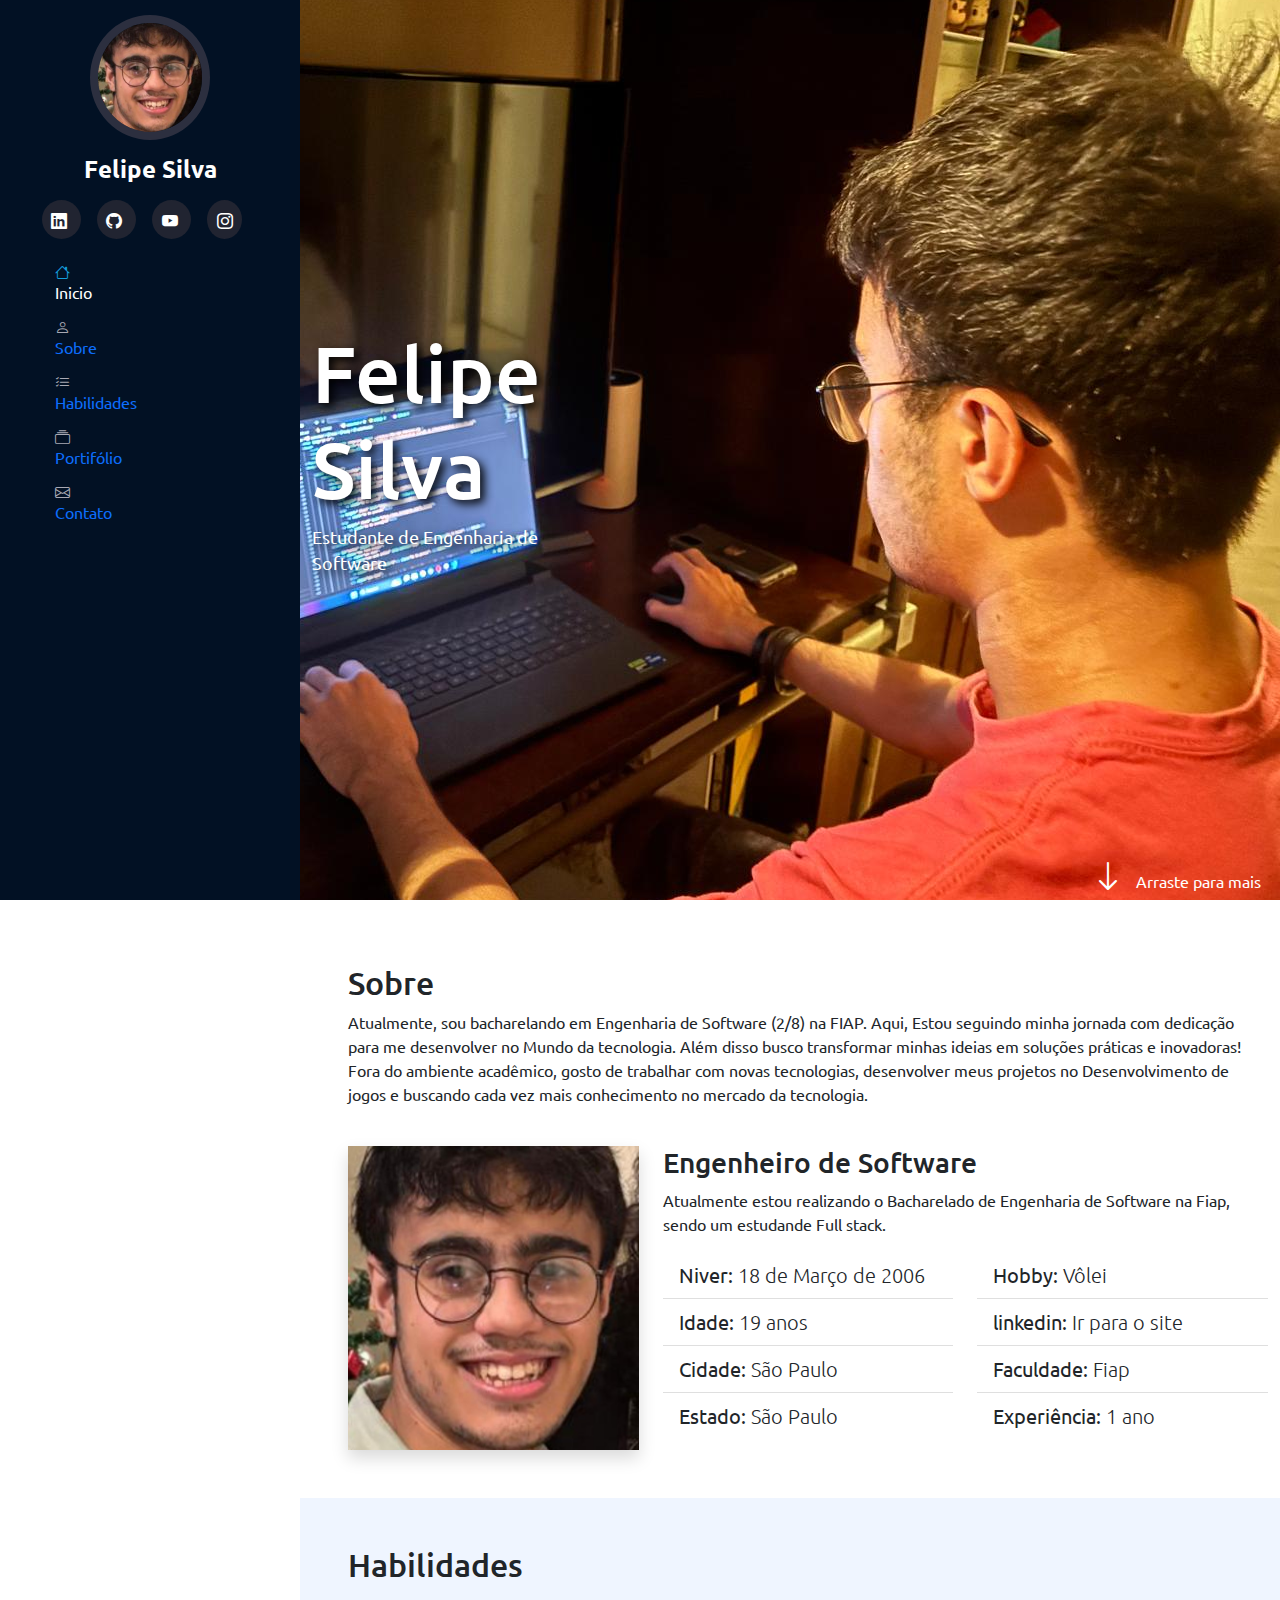
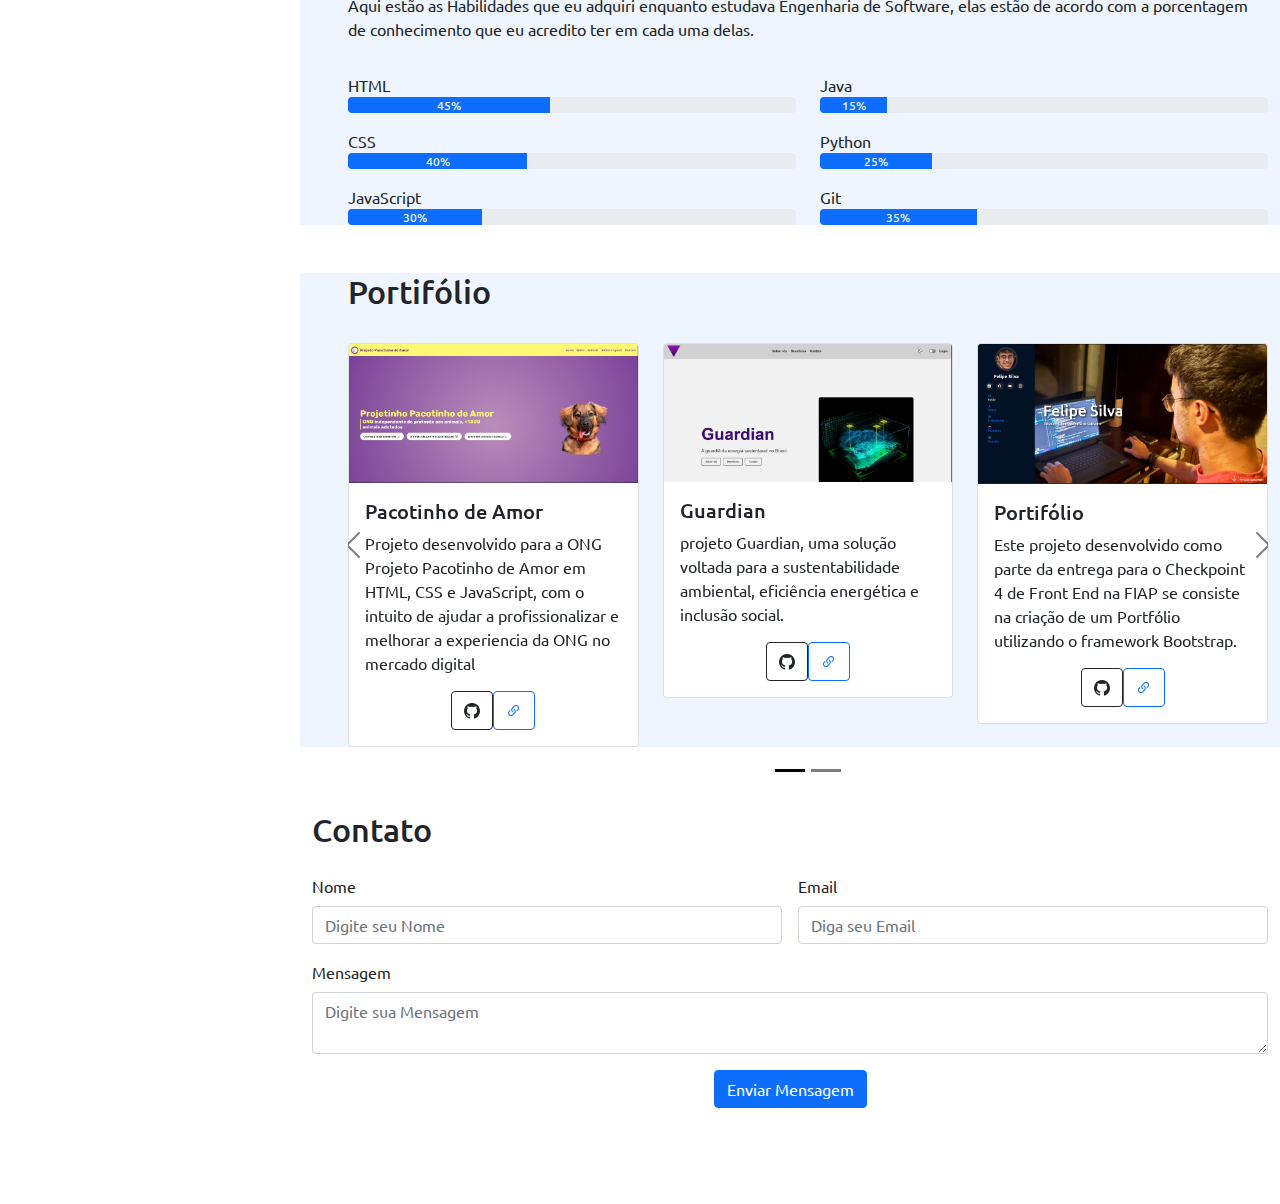
<file: index.html>
<!DOCTYPE html>
<html lang="pt-br">
<head>
    <meta charset="UTF-8">
    <meta name="viewport" content="width=device-width, initial-scale=1.0">
    <link rel="stylesheet" href="./static/bootstrap/css/bootstrap.css">
    <link rel="stylesheet" href="./static/style.css">
    <link rel="icon" type="image/png" href="./static/img/Logo-BwbOfAIN.svg">
    <link rel="stylesheet" href="https://cdn.jsdelivr.net/npm/bootstrap-icons@1.11.3/font/bootstrap-icons.min.css">
    <title> Felipe|Portifólio</title>
</head>
<body>
    
    <aside id='header'>
        <section class="profile">
            <img src="./static/img/perfil.jpeg" alt="Foto do Felipe">
            <h1>Felipe Silva</h1>
            <div class="social-links mt-4 text-center">
                <a target="_blank" href="https://linkedin.com/in/felipe-lima-13992a355">
                    <i class="bi bi-linkedin"></i>
                </a>
                <a target="_blank" href="https://github.com/Felps1803">
                    <i class="bi bi-github"></i>
                </a>
                <a target="_blank" href="https://youtube.com/@felipelima4116?si=KdCM2r0jcued0iH4">
                    <i class="bi bi-youtube"></i>
                </a>
                <a target="_blank" href="https://www.instagram.com/fe.lima0/">
                    <i class="bi bi-instagram"></i>
                </a>
            </div>
        </section>

        <nav id="navbar" class="nav-menu">
            <ul class="nav flex-column">
                <li class="nav-item">
                  <a class="nav-link active" aria-current="page" href="#Inicio"><i class="bi bi-house"></i>Inicio</a>
                </li>
                <li class="nav-item">
                  <a class="nav-link" href="#Sobre"><i class="bi bi-person"> </i>Sobre</a>
                </li>
                <li class="nav-item">
                  <a class="nav-link" href="#Habilidades"><i class="bi bi-list-check"> </i>Habilidades</a>
                </li>
                <li class="nav-item">
                    <a class="nav-link" href="#Portifólio"><i class="bi bi-collection"> </i>Portifólio</a>
                </li>
                <li class="nav-item">
                    <a class="nav-link" href="#Contato"><i class="bi bi-envelope"> </i>Contato</a>
                </li>
              </ul>
        </nav>
    </aside>

    <main id="main">

        <section id="Inicio" class="row m-0 p-0">
            <div class="col-md-5 d-flex justify-content-center align-items-center flex-column">
                <h2 class="text-white text-shadow">Felipe Silva</h2>
                <span id="subtitle" class="text-white text-shadow">Estudante de Engenharia de Software</span>
            </div>

            <div class="col-md-7 d-flex justify-content-end align-items-end">
                <div id="arraste" class="text align-items-center">
                    <i class="bi bi-arrow-down text-white pe-2 fs-2" aria-hidden="true"></i>
                    <a href="#Sobre">Arraste para mais</a> 
                </div>
                
            </div>

        </section>

        <section class="container-fluid mt-5 ps-5" id='Sobre'>  
            <div class="row w-100">
                <div class="col-md-12">
                    <h2 class='pt-3'>Sobre</h2>
                    <p>Atualmente, sou bacharelando em Engenharia de Software (2/8) na FIAP. Aqui, Estou seguindo minha jornada com dedicação para me desenvolver no Mundo da tecnologia.
                        Além disso busco transformar minhas ideias em soluções práticas e inovadoras! 
                        Fora do ambiente acadêmico, gosto de trabalhar com novas tecnologias, desenvolver meus projetos no Desenvolvimento de jogos e buscando cada vez mais conhecimento no mercado da tecnologia.</p>
                </div>
            </div>

            <div class="row mt-4">
                <div class="col-md-4">
                    <img class="img-fluid shadow" src="../static/img/perfil.jpeg" alt="Foto do Felipe">
                </div> 
                <div class="col-md-8">
                    <h3>Engenheiro de Software</h3>
                    <p>Atualmente estou realizando o Bacharelado de Engenharia de Software na Fiap, sendo um estudande Full stack.</p>

                    <div class="row">
                        <div class="col-md-6">
                            <ul class="list-group list-group-flush fs-5">
                                <li class="list-group-item">
                                    Niver: <span class="fw-lighter">18 de Março de 2006</span>
                                </li>
                                <li class="list-group-item">
                                    Idade: <span class="fw-lighter">19 anos</span>
                                </li>
                                <li class="list-group-item">
                                    Cidade: <span class="fw-lighter">São Paulo</span>
                                </li>
                                <li class="list-group-item">
                                    Estado: <span class="fw-lighter">São Paulo</span>
                                </li>
                              </ul>
                        </div>
                        <div class="col-md-6">
                            <ul class="list-group list-group-flush fs-5">
                                <li class="list-group-item">
                                    Hobby: <span class="fw-lighter">Vôlei</span>
                                </li>
                                <li class="list-group-item">
                                    linkedin: <a href="https://linkedin.com/in/felipe-lima-13992a355"
                                    target="_blank"
                                    class="fw-lighter text-decoration-none link-dark">Ir para o site</a>
                                </li>
                                <li class="list-group-item">
                                    Faculdade: <span class="fw-lighter">Fiap</span>
                                </li>
                                <li class="list-group-item">Experiência: <span
                                    class="fw-lighter"> 1 ano</span>
                                </li>
                              </ul>
                        </div>
                    </div>


                    
                </div>
            </div>
        </section>

        <section class="mt-5 section-bg" id="Habilidades">
            <div class="container-fluid ph-5 ps-5">
                <h2 class='pt-5'>Habilidades</h2>
                <p>Aqui estão as Habilidades que eu adquiri enquanto estudava Engenharia de Software, 
                    elas estão de acordo com a porcentagem de conhecimento que eu acredito ter em cada uma delas.</p>

            <div class="row">
                <div class="col-md-6">
                    <p class='mt-3 mb-0'>HTML</p>
                    <div class="progress">
                        <div class="progress-bar" role="progressbar" style="width: 45%;" aria-valuenow="45" aria-valuemin="0" aria-valuemax="100">45%</div>
                      </div>
                      <p class='mt-3 mb-0'>CSS</p>
                    <div class="progress">
                        <div class="progress-bar" role="progressbar" style="width: 40%;" aria-valuenow="40" aria-valuemin="0" aria-valuemax="100">40%</div>
                      </div>
                      <p class='mt-3 mb-0'>JavaScript</p>
                    <div class="progress">
                        <div class="progress-bar" role="progressbar" style="width: 30%;" aria-valuenow="30" aria-valuemin="0" aria-valuemax="100">30%</div>
                      </div>

                </div>
                <div class="col-md-6">
                    <p class='mt-3 mb-0'>Java</p>
                    <div class="progress">
                        <div class="progress-bar" role="progressbar" style="width: 15%;" aria-valuenow="15" aria-valuemin="0" aria-valuemax="100">15%</div>
                      </div>
                      <p class='mt-3 mb-0'>Python</p>
                    <div class="progress">
                        <div class="progress-bar" role="progressbar" style="width: 25%;" aria-valuenow="25" aria-valuemin="0" aria-valuemax="100">25%</div>
                </div>
                <p class='mt-3 mb-0'>Git</p>
                    <div class="progress">
                        <div class="progress-bar" role="progressbar" style="width: 35%;" aria-valuenow="35" aria-valuemin="0" aria-valuemax="100">35%</div>
                </div>

            </div>
        </section>

        <section id="Portifólio" class="section-bg mt-5">
            <div class="container-fluid pd-5 ps-5">
                
                <h2 class="pb-4">Portifólio</h2>

                <div id="carouselPortifólio" class="carousel carousel-dark slide">
                    <div class="carousel-indicators">
                      <button type="button" data-bs-target="#carouselPortifólio" data-bs-slide-to="0" class="active" aria-current="true" aria-label="Slide 1"></button>
                      <button type="button" data-bs-target="#carouselPortifólio" data-bs-slide-to="1" aria-label="Slide 2"></button>
                    </div>
                    <div class="carousel-inner">
                      <div class="carousel-item active" data-bs-interval="10000">
                        
                        <div class="row row-cols-1 row-cols-md-3 g-4">
                            <div class="col">
                              <div class="card">
                                <img src="../static/img/Pacotinho.png" class="card-img-top" alt="Pacotinho de Amor">
                                <div class="card-body">
                                  <h5 class="card-title">Pacotinho de Amor</h5>
                                  <p class="card-text">Projeto desenvolvido para a ONG Projeto Pacotinho de Amor em HTML, CSS e JavaScript, com o intuito de ajudar a profissionalizar e melhorar a experiencia da ONG no mercado digital</p>
                                  <div class="d-flex justify-content-center">
                                    <a href="https://github.com/phbrg/cp1-front-web" target="_blank" class="btn btn-outline-dark"><i class="bi bi-github"></i></a>
                                    <a href="https://cp1-front-web.vercel.app/" target="_blank" class="btn btn-outline-primary"><i class="bi bi-link-45deg"></i></a>
                                  </div>
                                </div>
                              </div>
                            </div>
                            <div class="col">
                              <div class="card">
                                <img src="../static/img/guardian.png" class="card-img-top" alt="Guardian">
                                <div class="card-body">
                                  <h5 class="card-title">Guardian</h5>
                                  <p class="card-text">projeto Guardian, uma solução voltada para a sustentabilidade ambiental, eficiência energética e inclusão social.</p>
                                  <div class="d-flex justify-content-center">
                                    <a href="https://github.com/rflMandell/Project-Guardian?tab=readme-ov-file" target="_blank" class="btn btn-outline-dark"><i class="bi bi-github"></i></a>
                                    <a href="https://guardian-ten.vercel.app" target="_blank" class="btn btn-outline-primary"><i class="bi bi-link-45deg"></i></a>
                                  </div>
                                </div>
                              </div>
                            </div>
                            <div class="col">
                              <div class="card">
                                <img src="../static/img/portfolio-work.png" class="card-img-top" alt="Portifólio_site">
                                <div class="card-body">
                                  <h5 class="card-title">Portifólio</h5>
                                  <p class="card-text">Este projeto desenvolvido como parte da entrega para o Checkpoint 4 de Front End na FIAP se consiste na criação de um Portfólio utilizando o framework Bootstrap.</p>
                                  <div class="d-flex justify-content-center">
                                    <a href="https://github.com/Felps1803/Portif-lio" target="_blank" class="btn btn-outline-dark"><i class="bi bi-github"></i></a>
                                    <a href="https://portif-lio-two-tau.vercel.app/" target="_blank" class="btn btn-outline-primary"><i class="bi bi-link-45deg"></i></a>
                                  </div>
                                </div>
                              </div>
                            </div>
                          </div>

                      </div>
                      
                      <div class="carousel-item" data-bs-interval="2000">

                        <div class="row row-cols-1 row-cols-md-3 g-4">
                          <div class="col">
                            <div class="card">
                              <img src="./static/img/Hospital.png" class="card-img-top" alt="Pacotinho de Amor">
                              <div class="card-body">
                                <h5 class="card-title">Hospital Sabará</h5>
                                <p class="card-text">O Sistema de Gerenciamento de Senhas do Hospital Sabará organiza o fluxo de pacientes por meio de um formulário digital que coleta informações básicas. </p>
                                <div class="d-flex justify-content-center">
                                  <a href="https://github.com/phbrg/sprint-front-web?tab=readme-ov-file" target="_blank" class="btn btn-outline-dark"><i class="bi bi-github"></i></a>
                                  <a href="https://sprint-front-web-f6ry.vercel.app/" target="_blank" class="btn btn-outline-primary"><i class="bi bi-link-45deg"></i></a>
                                </div>
                              </div>
                            </div>
                          </div>
                        
                      </div>
                      
                    </div>
                    <button class="carousel-control-prev" type="button" data-bs-target="#carouselPortifólio" data-bs-slide="prev">
                      <span class="carousel-control-prev-icon" aria-hidden="true"></span>
                      <span class="visually-hidden">Previous</span>
                    </button>
                    <button class="carousel-control-next" type="button" data-bs-target="#carouselPortifólio" data-bs-slide="next">
                      <span class="carousel-control-next-icon" aria-hidden="true"></span>
                      <span class="visually-hidden">Next</span>
                    </button>
                  </div>

            </div>

        </section>

        <section class="pt-5 pb-5" id="Contato">

          <div class="container mb-5">
            <h2 class="pt-3 pb-3">Contato</h2>

            <div class="row">


              <div class=".col-md-7">
                <form class="row g-3">
                  <div class="col-md-6">
                    <label for="Nome" class="form-label">Nome</label>
                    <input type="Nome" class="form-control" id="Nome" name="Nome" placeholder="Digite seu Nome">
                  </div>
                  <div class="col-md-6">
                    <label for="Email" class="form-label">Email</label>
                    <input type="Email" class="form-control" id="Email" name="Email" placeholder="Diga seu Email">
                  </div>
                  <div class="col-12">
                    <label for="Mensagem" class="form-label">Mensagem</label>
                    <textarea type="text" class="form-control" id="Mensagem" placeholder="Digite sua Mensagem" name="Mensagem"></textarea>
                  </div>
                  

                  <div class="col-12 d-flex justify-content-center">
                    <button type="submit" class="btn btn-primary">Enviar Mensagem</button>
                  </div>
                </form>
              </div>
            </div>
          </div>
        </section>

    </main>

    <script src="./static/bootstrap/js/bootstrap.bundle.min.js"></script>
    <script src="./static/script.js"></script>

<body>
</html>
</file>
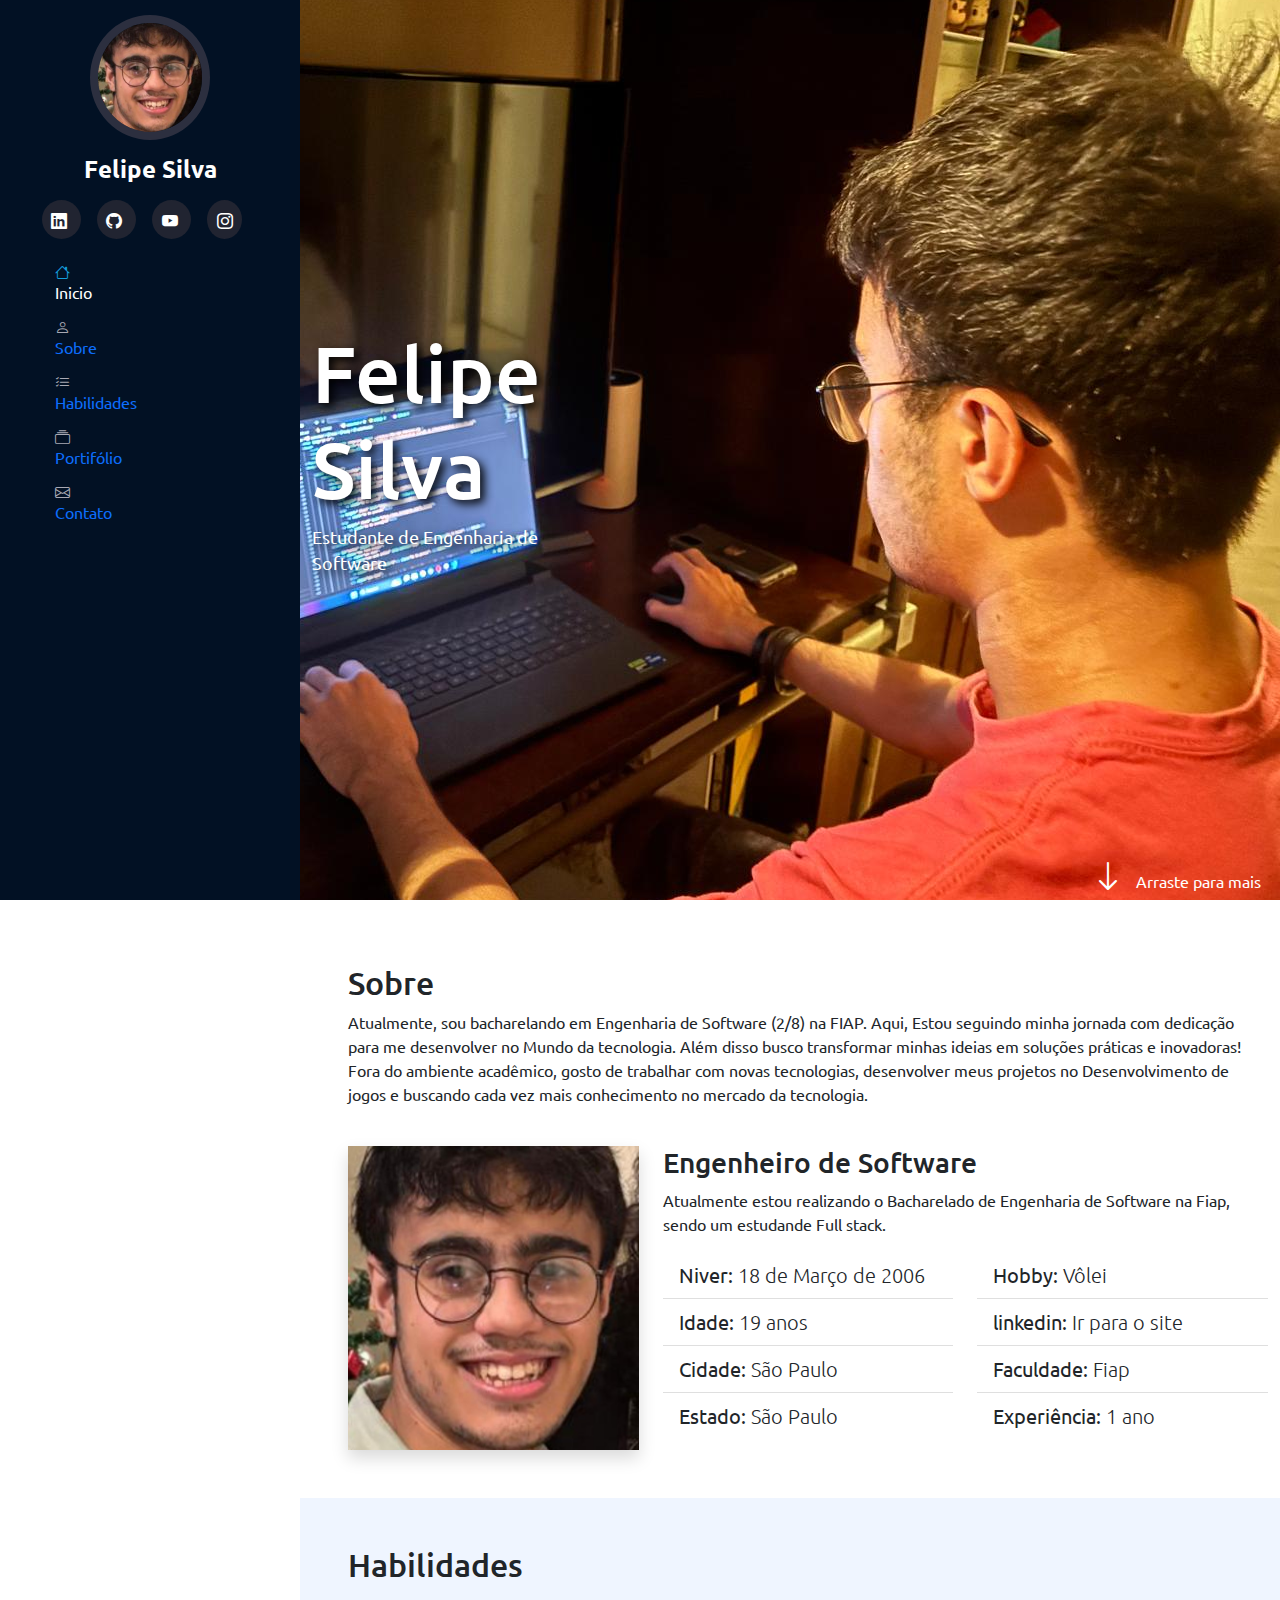
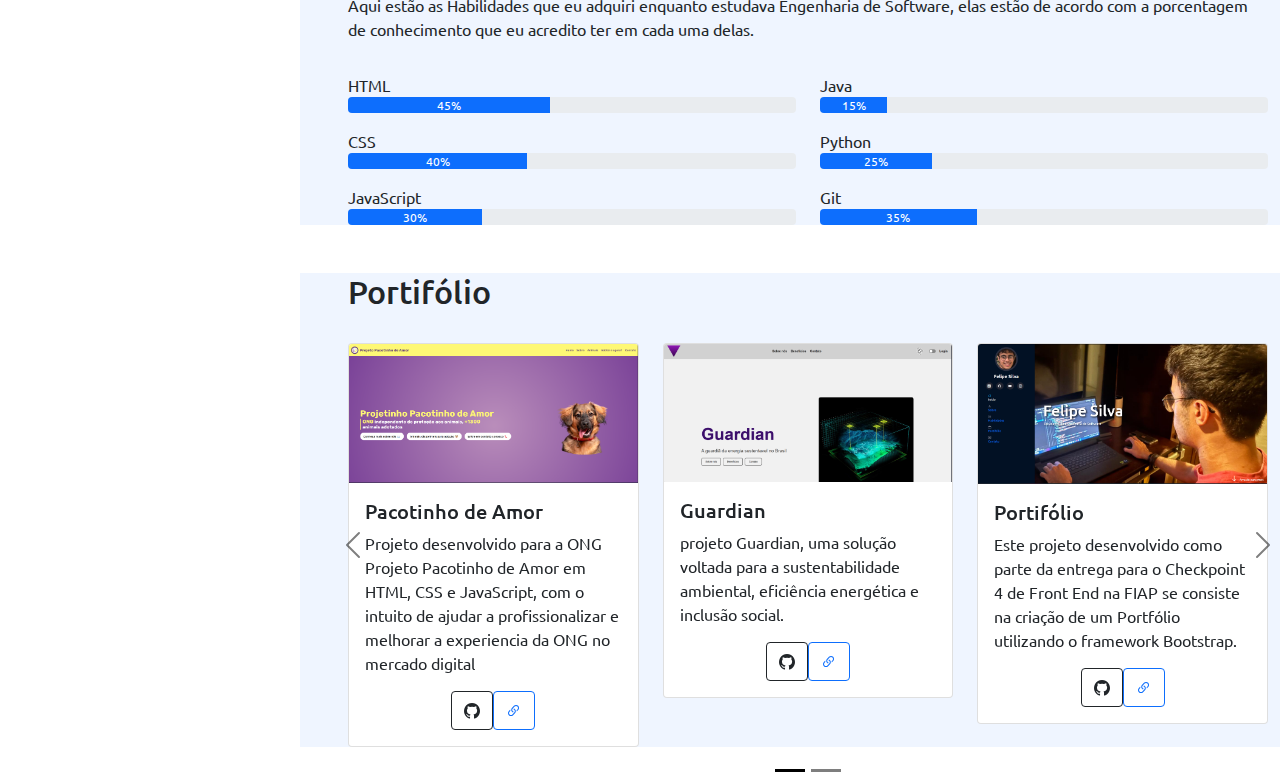
<file: templates/index.html>
<!DOCTYPE html>
<html lang="pt-br">
<head>
    <meta charset="UTF-8">
    <meta name="viewport" content="width=device-width, initial-scale=1.0">
    <link rel="stylesheet" href="../static/bootstrap/css/bootstrap.css">
    <link rel="stylesheet" href="../static/style.css">
    <link rel="icon" type="image/png" href="../static/img/Logo-BwbOfAIN.svg">
    <link rel="stylesheet" href="https://cdn.jsdelivr.net/npm/bootstrap-icons@1.11.3/font/bootstrap-icons.min.css">
    <title> Felipe| Portifólio</title>
</head>
<body>
    
    <aside id='header'>
        <section class="profile">
            <img src="../static/img/perfil.jpeg" alt="Foto do Felipe">
            <h1>Felipe Silva</h1>
            <div class="social-links mt-4 text-center">
                <a target="_blank" href="https://linkedin.com/in/felipe-lima-13992a355">
                    <i class="bi bi-linkedin"></i>
                </a>
                <a target="_blank" href="https://github.com/Felps1803">
                    <i class="bi bi-github"></i>
                </a>
                <a target="_blank" href="https://youtube.com/@felipelima4116?si=KdCM2r0jcued0iH4">
                    <i class="bi bi-youtube"></i>
                </a>
                <a target="_blank" href="https://www.instagram.com/fe.lima0/">
                    <i class="bi bi-instagram"></i>
                </a>
            </div>
        </section>

        <nav id="navbar" class="nav-menu">
            <ul class="nav flex-column">
                <li class="nav-item">
                  <a class="nav-link active" aria-current="page" href="#Inicio"><i class="bi bi-house"></i>Inicio</a>
                </li>
                <li class="nav-item">
                  <a class="nav-link" href="#Sobre"><i class="bi bi-person"> </i>Sobre</a>
                </li>
                <li class="nav-item">
                  <a class="nav-link" href="#Habilidades"><i class="bi bi-list-check"> </i>Habilidades</a>
                </li>
                <li class="nav-item">
                    <a class="nav-link" href="#Portifólio"><i class="bi bi-collection"> </i>Portifólio</a>
                </li>
                <li class="nav-item">
                    <a class="nav-link" href="#"><i class="bi bi-envelope"> </i>Contato</a>
                </li>
              </ul>
        </nav>
    </aside>

    <main id="main">

        <section id="Inicio" class="row m-0 p-0">
            <div class="col-md-5 d-flex justify-content-center align-items-center flex-column">
                <h2 class="text-white text-shadow">Felipe Silva</h2>
                <span id="subtitle" class="text-white text-shadow">Estudante de Engenharia de Software</span>
            </div>

            <div class="col-md-7 d-flex justify-content-end align-items-end">
                <div id="arraste" class="text align-items-center">
                    <i class="bi bi-arrow-down text-white pe-2 fs-2" aria-hidden="true"></i>
                    <a href="#Sobre">Arraste para mais</a> 
                </div>
                
            </div>

        </section>

        <section class="container-fluid mt-5 ps-5" id='Sobre'>  
            <div class="row w-100">
                <div class="col-md-12">
                    <h2 class='pt-3'>Sobre</h2>
                    <p>Atualmente, sou bacharelando em Engenharia de Software (2/8) na FIAP. Aqui, Estou seguindo minha jornada com dedicação para me desenvolver no Mundo da tecnologia.
                        Além disso busco transformar minhas ideias em soluções práticas e inovadoras! 
                        Fora do ambiente acadêmico, gosto de trabalhar com novas tecnologias, desenvolver meus projetos no Desenvolvimento de jogos e buscando cada vez mais conhecimento no mercado da tecnologia.</p>
                </div>
            </div>

            <div class="row mt-4">
                <div class="col-md-4">
                    <img class="img-fluid shadow" src="../static/img/perfil.jpeg" alt=""Foto do Felipe>
                </div> 
                <div class="col-md-8">
                    <h3>Engenheiro de Software</h3>
                    <p>Atualmente estou realizando o Bacharelado de Engenharia de Software na Fiap, sendo um estudande Full stack.</p>

                    <div class="row">
                        <div class="col-md-6">
                            <ul class="list-group list-group-flush fs-5">
                                <li class="list-group-item">
                                    Niver: <span class="fw-lighter">18 de Março de 2006</span>
                                </li>
                                <li class="list-group-item">
                                    Idade: <span class="fw-lighter">19 anos</span>
                                </li>
                                <li class="list-group-item">
                                    Cidade: <span class="fw-lighter">São Paulo</span>
                                </li>
                                <li class="list-group-item">
                                    Estado: <span class="fw-lighter">São Paulo</span>
                                </li>
                              </ul>
                        </div>
                        <div class="col-md-6">
                            <ul class="list-group list-group-flush fs-5">
                                <li class="list-group-item">
                                    Hobby: <span class="fw-lighter">Vôlei</span>
                                </li>
                                <li class="list-group-item">
                                    linkedin: <a href="https://linkedin.com/in/felipe-lima-13992a355"
                                    target="_blank"
                                    class="fw-lighter text-decoration-none link-dark">Ir para o site</a>
                                </li>
                                <li class="list-group-item">
                                    Faculdade: <span class="fw-lighter">Fiap</span>
                                </li>
                                <li class="list-group-item">Experiência: <span
                                    class="fw-lighter"> 1 ano</span>
                                </li>
                              </ul>
                        </div>
                    </div>


                    
                </div>
            </div>
        </section>

        <section class="mt-5 section-bg" id="Habilidades">
            <div class="container-fluid ph-5 ps-5">
                <h2 class='pt-5'>Habilidades</h2>
                <p>Aqui estão as Habilidades que eu adquiri enquanto estudava Engenharia de Software, 
                    elas estão de acordo com a porcentagem de conhecimento que eu acredito ter em cada uma delas.</p>

            <div class="row">
                <div class="col-md-6">
                    <p class='mt-3 mb-0'>HTML</p>
                    <div class="progress">
                        <div class="progress-bar" role="progressbar" style="width: 45%;" aria-valuenow="45" aria-valuemin="0" aria-valuemax="100">45%</div>
                      </div>
                      <p class='mt-3 mb-0'>CSS</p>
                    <div class="progress">
                        <div class="progress-bar" role="progressbar" style="width: 40%;" aria-valuenow="40" aria-valuemin="0" aria-valuemax="100">40%</div>
                      </div>
                      <p class='mt-3 mb-0'>JavaScript</p>
                    <div class="progress">
                        <div class="progress-bar" role="progressbar" style="width: 30%;" aria-valuenow="30" aria-valuemin="0" aria-valuemax="100">30%</div>
                      </div>

                </div>
                <div class="col-md-6">
                    <p class='mt-3 mb-0'>Java</p>
                    <div class="progress">
                        <div class="progress-bar" role="progressbar" style="width: 15%;" aria-valuenow="15" aria-valuemin="0" aria-valuemax="100">15%</div>
                      </div>
                      <p class='mt-3 mb-0'>Python</p>
                    <div class="progress">
                        <div class="progress-bar" role="progressbar" style="width: 25%;" aria-valuenow="25" aria-valuemin="0" aria-valuemax="100">25%</div>
                </div>
                <p class='mt-3 mb-0'>Git</p>
                    <div class="progress">
                        <div class="progress-bar" role="progressbar" style="width: 35%;" aria-valuenow="35" aria-valuemin="0" aria-valuemax="100">35%</div>
                </div>

            </div>
        </section>

        <section id="Portifólio" class="section-bg mt-5">
            <div class="container-fluid pd-5 ps-5">
                
                <h2 class="pb-4">Portifólio</h2>

                <div id="carouselPortifólio" class="carousel carousel-dark slide">
                    <div class="carousel-indicators">
                      <button type="button" data-bs-target="#carouselPortifólio" data-bs-slide-to="0" class="active" aria-current="true" aria-label="Slide 1"></button>
                      <button type="button" data-bs-target="#carouselPortifólio" data-bs-slide-to="1" aria-label="Slide 2"></button>
                    </div>
                    <div class="carousel-inner">
                      <div class="carousel-item active" data-bs-interval="10000">
                        
                        <div class="row row-cols-1 row-cols-md-3 g-4">
                            <div class="col">
                              <div class="card">
                                <img src="../static/img/Pacotinho.png" class="card-img-top" alt="Pacotinho de Amor">
                                <div class="card-body">
                                  <h5 class="card-title">Pacotinho de Amor</h5>
                                  <p class="card-text">Projeto desenvolvido para a ONG Projeto Pacotinho de Amor em HTML, CSS e JavaScript, com o intuito de ajudar a profissionalizar e melhorar a experiencia da ONG no mercado digital</p>
                                  <div class="d-flex justify-content-center">
                                    <a href="https://github.com/phbrg/cp1-front-web" target="_blank" class="btn btn-outline-dark"><i class="bi bi-github"></i></a>
                                    <a href="https://cp1-front-web.vercel.app/" target="_blank" class="btn btn-outline-primary"><i class="bi bi-link-45deg"></i></a>
                                  </div>
                                </div>
                              </div>
                            </div>
                            <div class="col">
                              <div class="card">
                                <img src="../static/img/guardian.png" class="card-img-top" alt="Guardian">
                                <div class="card-body">
                                  <h5 class="card-title">Guardian</h5>
                                  <p class="card-text">projeto Guardian, uma solução voltada para a sustentabilidade ambiental, eficiência energética e inclusão social.</p>
                                  <div class="d-flex justify-content-center">
                                    <a href="https://github.com/rflMandell/Project-Guardian?tab=readme-ov-file" target="_blank" class="btn btn-outline-dark"><i class="bi bi-github"></i></a>
                                    <a href="https://guardian-ten.vercel.app" target="_blank" class="btn btn-outline-primary"><i class="bi bi-link-45deg"></i></a>
                                  </div>
                                </div>
                              </div>
                            </div>
                            <div class="col">
                              <div class="card">
                                <img src="../static/img/portfolio-work.png" class="card-img-top" alt="Portifólio_site">
                                <div class="card-body">
                                  <h5 class="card-title">Portifólio</h5>
                                  <p class="card-text">Este projeto desenvolvido como parte da entrega para o Checkpoint 4 de Front End na FIAP se consiste na criação de um Portfólio utilizando o framework Bootstrap.</p>
                                  <div class="d-flex justify-content-center">
                                    <a href="https://github.com/Felps1803/Portif-lio" target="_blank" class="btn btn-outline-dark"><i class="bi bi-github"></i></a>
                                    <a href="https://portif-lio-two-tau.vercel.app/" target="_blank" class="btn btn-outline-primary"><i class="bi bi-link-45deg"></i></a>
                                  </div>
                                </div>
                              </div>
                            </div>
                          </div>

                      </div>
                      
                      <div class="carousel-item" data-bs-interval="2000">
                        
                      </div>
                      
                    </div>
                    <button class="carousel-control-prev" type="button" data-bs-target="#carouselExampleDark" data-bs-slide="prev">
                      <span class="carousel-control-prev-icon" aria-hidden="true"></span>
                      <span class="visually-hidden">Previous</span>
                    </button>
                    <button class="carousel-control-next" type="button" data-bs-target="#carouselExampleDark" data-bs-slide="next">
                      <span class="carousel-control-next-icon" aria-hidden="true"></span>
                      <span class="visually-hidden">Next</span>
                    </button>
                  </div>

            </div>

        </section>

    </main>

    <script src="../static/bootstrap/js/bootstrap.bundle.min.js"></script>
    <script src="../static/script.js"></script>

<body>
</html>
</file>
<file: static/style.css>
@import url('https://fonts.googleapis.com/css2?family=Ubuntu:ital,wght@0,300;0,400;0,500;0,700;1,300;1,400;1,500;1,700&display=swap');

html, body{
    font-family: Ubuntu, Arial;
    width: 100%;
    height: 100%;
}

#header {
    position: fixed;
    top: 0;
    left: 0;
    bottom: 0;
    background: #021124;
    overflow-y: auto;
    width: 300px;
    transition: all ease-in-out 0.5s;
    padding: 0 15px;
    z-index: 9997;
}

#header .profile img{
    margin: 15px auto;
    display: block;
    width: 120px;
    border: 8px solid #2c2f3f;
    border-radius: 50%;
}

#header .profile h1 {
    font-size: 24px;
    margin: 0;
    padding: 0;
    font-weight: 600;
    text-align: center;
    color: #fff;
}

#header .profile .social-links a {
    font-size: 1rem;
    background: #212431;
    color: #fff;
    padding: 0.6rem;
    margin-right: 1rem;
    border-radius: 50%;
    transition: 0.3s;
    text-decoration: none;
}

#header .profile .social-links a:hover {
    background: #149ddd;
}

.nav-menu{
    padding: 1.5rem;
}

.nav-menu a i,
.nav-menu a:focus i {
    display: flex;
    align-items: center;
    color: #a8a9b4;
    transition: 0.3s;
    font-size: 15px;
}

.nav-menu a:hover,
.nav-menu .active,
.nav-menu .active:focus,
.nav-menu li:hover > a {
    text-decoration: none;
    color: #fff;
}

.nav-menu a:hover i,
.nav-menu .active i,
.nav-menu .active:focus i,
.nav-menu li:hover > a i {
    color: #149ddd;
}

#main{
   margin-left: 300px; 
}

section#Inicio {
    background-image: url(./img/banner.jpeg);
    background-repeat: no-repeat;
    background-size: cover;
    background-attachment: fixed;
    background-position: center;

    width: 100%;
    height: 100dvh;
}

section#Inicio h2{
    font-size: 5rem;
}

section#Inicio span#subtitle {
    margin-right: 7rem;
    font-size: 1.1rem;
}

.text-shadow {
    text-shadow: 4px 4px 10px #000000;
}

section#Inicio div#arraste{
    width: 11rem;
}

section#Inicio div#arraste a {
    text-decoration: none;
    color: #fff;
}

.section-bg{
    background-color: #eff5ff;
}

.carousel-control-prev{
    margin-left: -4rem;
}

.carousel-control-next{
    margin-right: -4rem;
}

.carousel-indicators{
    margin-bottom: -35px;
}

[data-anime] {
    opacity: 0;
    transition: 1s;
}

[data-anime="down"] {
    transform: translate3d(0, -100%, 0);
}

[data-anime="up"] {
    transform: translate3d(0, 100%, 0);
}

[data-anime="left"] {
    transform: translate3d(-100%, 0, 0);
}

[data-anime].animate {
    opacity: 1;
    transform: translate3d(0, 0, 0);
}
</file>
